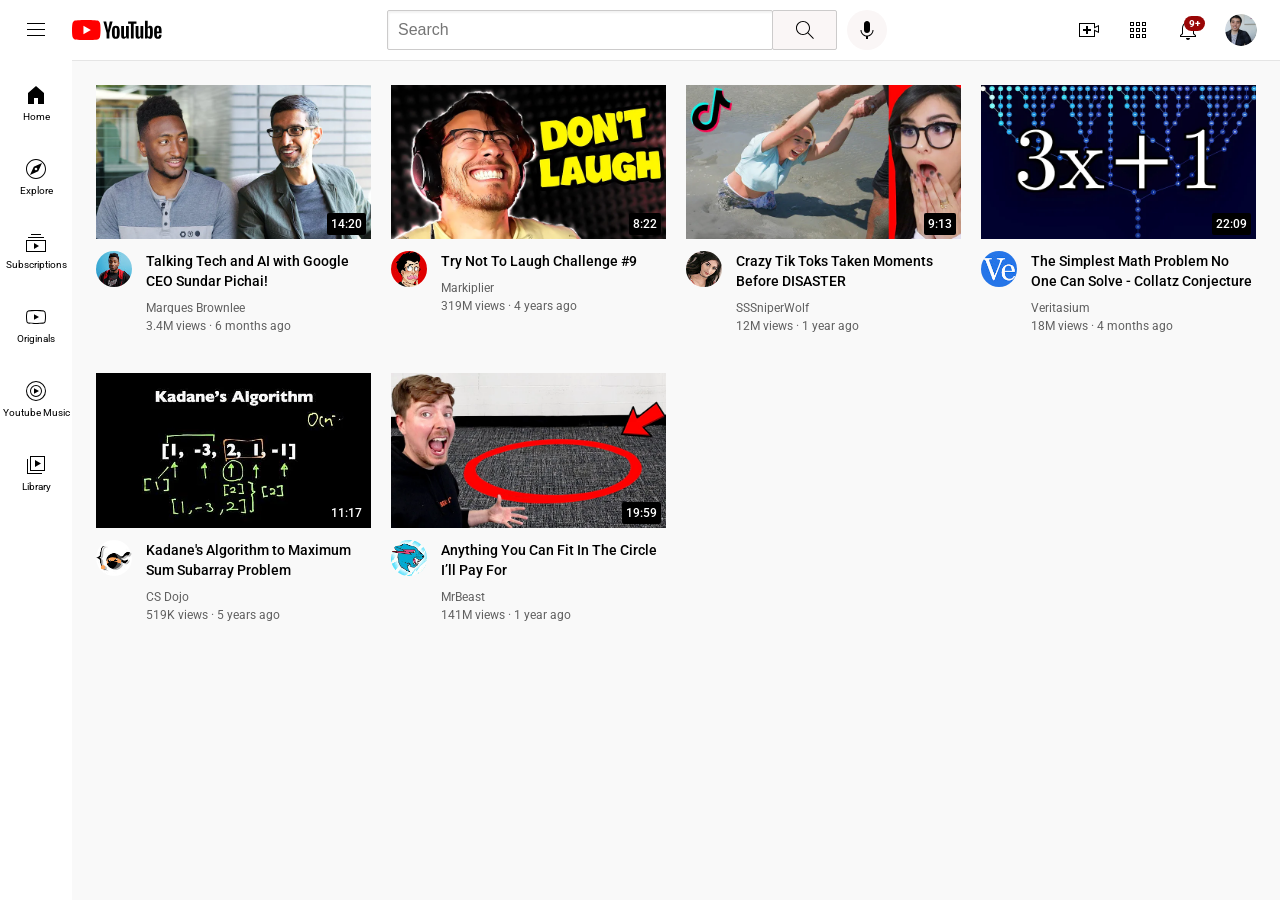
<file: youtube.html>
<!doctype html>

<html>
  <head>
    <title>Youtube.com clone</title>

    <link rel="preconnect" href="https://fonts.googleapis.com" />
    <link rel="preconnect" href="https://fonts.gstatic.com" crossorigin />
    <link
      href="https://fonts.googleapis.com/css2?family=Roboto:ital,wght@0,100..900;1,100..900&display=swap"
      rel="stylesheet"
    />
    <link rel="stylesheet" href="../styles/video.css" />
    <link rel="stylesheet" href="../styles/header.css" />
    <link rel="stylesheet" href="../styles/general.css" />
    <link rel="stylesheet" href="../styles/sidebar.css" />
  </head>

  <body>
    <div class="header">
      <div class="left-section">
        <img class="menu" src="../icons/hamburger-menu.svg" alt="" />
        <img class="youtube-logo" src="../icons/youtube-logo.svg" alt="" />
      </div>
      <div class="middle-section">
        <input class="search-bar" type="text" placeholder="Search" />
        <button class="search-button">
          <img class="search-icon" src="../icons/search.svg" alt="" />
          <div class="tooltip">Search</div>
        </button>
        <button class="mic-button">
          <img class="mic-icon" src="../icons/voice-search-icon.svg" alt="" />
          <div class="tooltip">Search with your voice</div>
        </button>
      </div>
      <div class="right-section">
        <div class="upload-icon-container">
          <img class="upload-icon" src="../icons/upload.svg" alt="" />
          <div class="tooltip">Create</div>
        </div>
        <div class="youtube-apps-icon-container">
          <img
            class="youtube-apps-icon"
            src="../icons/youtube-apps.svg"
            alt=""
          />
          <div class="tooltip">YouTube apps</div>
        </div>
        <div class="notification-icon-container">
          <img
            class="notifications-icon"
            src="../icons/notifications.svg"
            alt=""
          />
          <div class="notification-badge">9+</div>
          <div class="tooltip">Notifications</div>
        </div>
        <img
          class="current-user-picture"
          src="../channel-pictures/my-channel.jpeg"
          alt=""
        />
      </div>
    </div>

    <div class="sidebar">
      <div class="sidebar-link">
        <img src="../icons/home.svg" alt="" />
        <div>Home</div>
      </div>
      <div class="sidebar-link">
        <img src="../icons/explore.svg" alt="" />
        <div>Explore</div>
      </div>

      <div class="sidebar-link">
        <img src="../icons/subscriptions.svg" alt="" />
        <div>Subscriptions</div>
      </div>

      <div class="sidebar-link">
        <img src="../icons/originals.svg" alt="" />
        <div>Originals</div>
      </div>

      <div class="sidebar-link">
        <img src="../icons/youtube-music.svg" alt="" />
        <div>Youtube Music</div>
      </div>

      <div class="sidebar-link">
        <img src="../icons/library.svg" alt="" />
        <div>Library</div>
      </div>
    </div>

    <div class="video-grid">
      <div class="video-preview">
        <div class="thumbnail-row">
          <img class="thumbnail" src="../thumbnails/thumbnail-1.webp" alt="" />
          <div class="video-duration">14:20</div>
        </div>
        <div class="video-info-grid">
          <div class="channel-picture">
            <img
              class="profile-picture"
              src="../channel-pictures/channel-1.jpeg"
              alt=""
            />
          </div>
          <div class="video-info">
            <p class="video-title">
              Talking Tech and AI with Google CEO Sundar Pichai!
            </p>
            <p class="video-author">Marques Brownlee</p>
            <p class="video-stats">3.4M views &#183; 6 months ago</p>
          </div>
        </div>
      </div>
      <div class="video-preview">
        <div class="thumbnail-row">
          <img class="thumbnail" src="../thumbnails/thumbnail-2.webp" alt="" />
          <div class="video-duration">8:22</div>
        </div>
        <div class="video-info-grid">
          <div class="channel-picture">
            <img
              class="profile-picture"
              src="../channel-pictures/channel-2.jpeg"
              alt=""
            />
          </div>
          <div class="video-info">
            <p class="video-title">Try Not To Laugh Challenge #9</p>
            <p class="video-author">Markiplier</p>
            <p class="video-stats">319M views &#183; 4 years ago</p>
          </div>
        </div>
      </div>
      <div class="video-preview">
        <div class="thumbnail-row">
          <img class="thumbnail" src="../thumbnails/thumbnail-3.webp" alt="" />
          <div class="video-duration">9:13</div>
        </div>
        <div class="video-info-grid">
          <div class="channel-picture">
            <img
              class="profile-picture"
              src="../channel-pictures/channel-3.jpeg"
              alt=""
            />
          </div>
          <div class="video-info">
            <p class="video-title">
              Crazy Tik Toks Taken Moments Before DISASTER
            </p>
            <p class="video-author">SSSniperWolf</p>
            <p class="video-stats">12M views &#183; 1 year ago</p>
          </div>
        </div>
      </div>
      <div class="video-preview">
        <div class="thumbnail-row">
          <img class="thumbnail" src="../thumbnails/thumbnail-4.webp" alt="" />
          <div class="video-duration">22:09</div>
        </div>
        <div class="video-info-grid">
          <div class="channel-picture">
            <img
              class="profile-picture"
              src="../channel-pictures/channel-4.jpeg"
              alt=""
            />
          </div>
          <div class="video-info">
            <p class="video-title">
              The Simplest Math Problem No One Can Solve - Collatz Conjecture
            </p>
            <p class="video-author">Veritasium</p>
            <p class="video-stats">18M views &#183; 4 months ago</p>
          </div>
        </div>
      </div>
      <div class="video-preview">
        <div class="thumbnail-row">
          <img class="thumbnail" src="../thumbnails/thumbnail-5.webp" alt="" />
          <div class="video-duration">11:17</div>
        </div>
        <div class="video-info-grid">
          <div class="channel-picture">
            <img
              class="profile-picture"
              src="../channel-pictures/channel-5.jpeg"
              alt=""
            />
          </div>
          <div class="video-info">
            <p class="video-title">
              Kadane's Algorithm to Maximum Sum Subarray Problem
            </p>
            <p class="video-author">CS Dojo</p>
            <p class="video-stats">519K views &#183; 5 years ago</p>
          </div>
        </div>
      </div>
      <div class="video-preview">
        <div class="thumbnail-row">
          <img class="thumbnail" src="../thumbnails/thumbnail-6.webp" alt="" />
          <div class="video-duration">19:59</div>
        </div>
        <div class="video-info-grid">
          <div class="channel-picture">
            <img
              class="profile-picture"
              src="../channel-pictures/channel-6.jpeg"
              alt=""
            />
          </div>
          <div class="video-info">
            <p class="video-title">
              Anything You Can Fit In The Circle I’ll Pay For
            </p>
            <p class="video-author">MrBeast</p>
            <p class="video-stats">141M views &#183; 1 year ago</p>
          </div>
        </div>
      </div>
    </div>
  </body>
</html>
</file>
<file: styles/video.css>
.thumbnail {
  width: 100%;
}

.video-title {
  font-size: 14px;
  font-weight: 500;
  line-height: 20px;
  margin-bottom: 10px;
}

.profile-picture {
  width: 36px;
  border-radius: 50px;
}

.video-info-grid {
  display: grid;
  grid-template-columns: 50px 1fr;
}

.video-author,
.video-stats {
  font-size: 12px;
  color: #606060;
}
.video-author {
  margin-bottom: 4px;
}
.thumbnail-row {
  margin-bottom: 8px;
  position: relative;
}

.video-duration {
  font-size: 12px;
  font-weight: 500;
  border-radius: 2px;
  background-color: black;
  color: white;
  position: absolute;
  bottom: 8px;
  right: 5px;
  padding: 4px 4px;
}

.video-grid {
  display: grid;
  grid-template-columns: 1fr 1fr 1fr;
  column-gap: 20px;
  row-gap: 40px;
}

@media (max-width: 750px) {
  .video-grid {
    grid-template-columns: 1fr 1fr;
  }
}

@media (ax-width: 751px) and (min-width: 999px) {
  .video-grid {
    grid-tempelate-columns: 1fr 1fr 1fr;
  }
}

@media (min-width: 1000px) {
  .video-grid {
    grid-template-columns: 1fr 1fr 1fr 1fr;
  }
}

@media (max-width: 500px) {
  .video-grid {
    grid-template-columns: 1fr;
  }
}
</file>
<file: styles/header.css>
.header {
  height: 60px;
  display: flex;
  flex-direction: row;
  justify-content: space-between;
  position: fixed;
  top: 0;
  left: 0;
  right: 0;
  background-color: #fff;
  border-bottom: 1px solid #e5e5e5;
  z-index: 100;
}

.left-section {
  display: flex;
  align-items: center;
}

.menu {
  height: 24px;
  margin-left: 24px;
}

.youtube-logo {
  height: 20px;
  margin-left: 24px;
}

.middle-section {
  flex: 1;
  max-width: 500px;
  margin-left: 65px;
  margin-right: 30px;
  display: flex;
  align-items: center;
  justify-content: center;
}

.search-bar {
  height: 36px;
  flex: 1;
  width: 0;
  border: 1px solid #cccbcb;
  border-radius: 2px;
  padding-left: 10px;
  font-size: 16px;
  box-shadow: inset 1px 2px 2px rgba(0, 0, 0, 0.05);
}
.search-bar::placeholder {
  font-size: 16px;
}

.search-button {
  height: 40px;
  width: 65px;
  background-color: #faf6f6;
  border: 1px solid #cccbcb;
  border-radius: 2px;
  margin-left: -1px;
  margin-right: 10px;
}

.search-button,
.mic-button,
.upload-icon-container,
.notification-icon-container,
.youtube-apps-icon-container {
  display: flex;
  justify-content: center;
  align-items: center;
  position: relative;
  cursor: pointer;
}
.search-button .tooltip,
.mic-button .tooltip,
.upload-icon-container .tooltip,
.notification-icon-container .tooltip,
.youtube-apps-icon-container .tooltip {
  position: absolute;
  background-color: #606060;
  color: #fff;
  padding: 4px 8px;
  border-radius: 2px;
  font-size: 12px;
  bottom: -30px;
  opacity: 0;
  transition: opacity 0.15s;
  pointer-events: none;
  text-wrap: nowrap;
}

.search-button:hover .tooltip,
.mic-button:hover .tooltip,
.upload-icon-container:hover .tooltip,
.notification-icon-container:hover .tooltip,
.youtube-apps-icon-container:hover .tooltip {
  opacity: 1;
}

.search-icon {
  height: 24px;
}

.mic-button {
  height: 40px;
  width: 40px;
  border: none;
  border-radius: 20px;
  background-color: #faf6f6;
}

.mic-icon {
  height: 24px;
}

.right-section {
  width: 180px;
  margin-right: 23px;
  display: flex;
  align-items: center;
  justify-content: space-between;
  flex-shrink: 0;
}

.upload-icon {
  height: 24px;
}

.youtube-apps-icon {
  height: 24px;
}

.notifications-icon {
  height: 24px;
}

.notification-icon-container {
  position: relative;
}
.notification-badge {
  position: absolute;
  top: -2px;
  right: -5px;
  background-color: rgb(153, 6, 6);
  color: #fff;
  font-size: 10px;
  font-weight: bold;
  border-radius: 80px;
  padding: 2px 5px;
  justify-content: center;
}
.current-user-picture {
  height: 32px;
  border-radius: 16px;
}
</file>
<file: styles/general.css>
p {
  margin-top: 0;
  margin-bottom: 0;
}

body {
  font-family: "Roboto", Arial;
  margin: 0;
  padding-top: 85px;
  padding-left: 96px;
  padding-right: 24px;
  background-color: #f9f9f9;
}
</file>
<file: styles/sidebar.css>
.sidebar {
  background-color: #fff;
  position: fixed;
  left: 0;
  bottom: 0;
  width: 72px;
  top: 60px;
  padding-top: 5px;
  z-index: 200;
}

.sidebar-link {
  height: 74px;
  display: flex;
  justify-content: center;
  align-items: center;
  flex-direction: column;
  cursor: pointer;
}
.sidebar-link:hover {
  background-color: #e2e1e1;
}

.sidebar-link img {
  height: 24px;
  margin-bottom: 4px;
}

.sidebar-link div {
  font-size: 10px;
}
</file>
